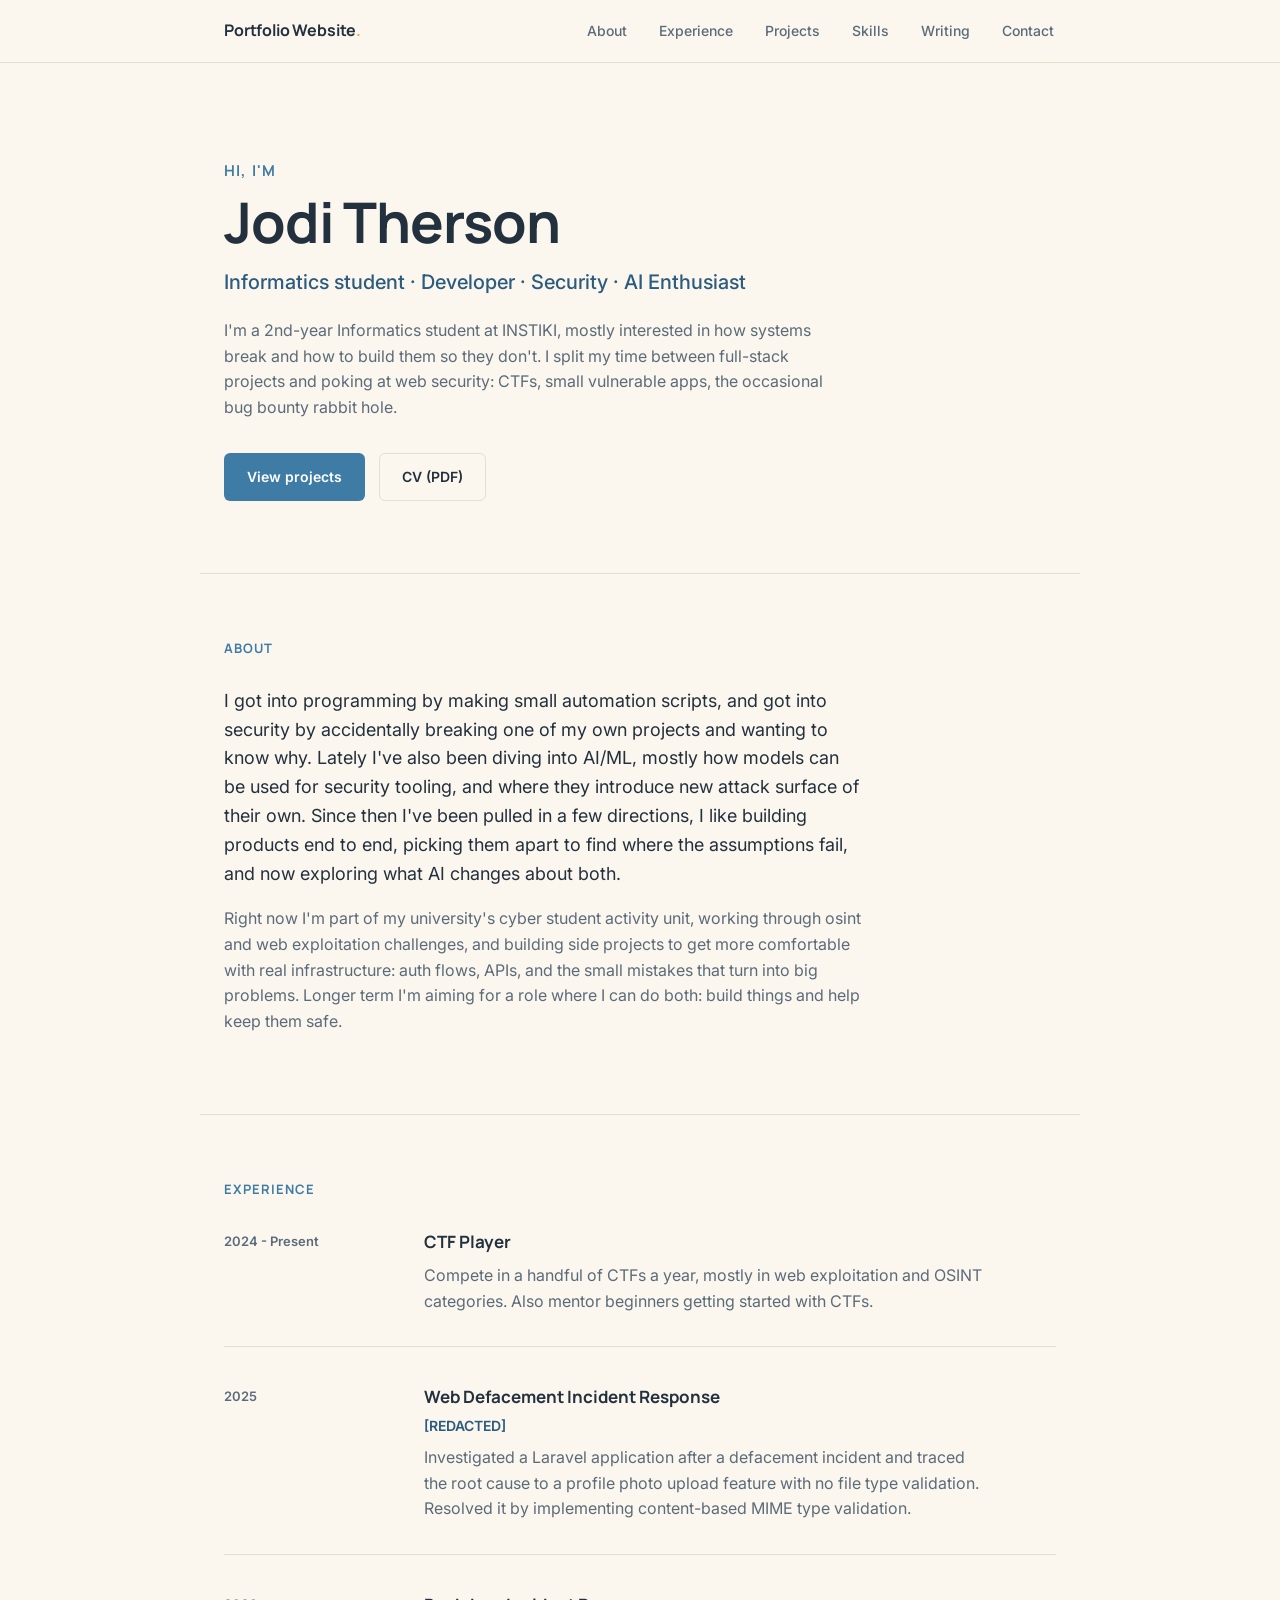
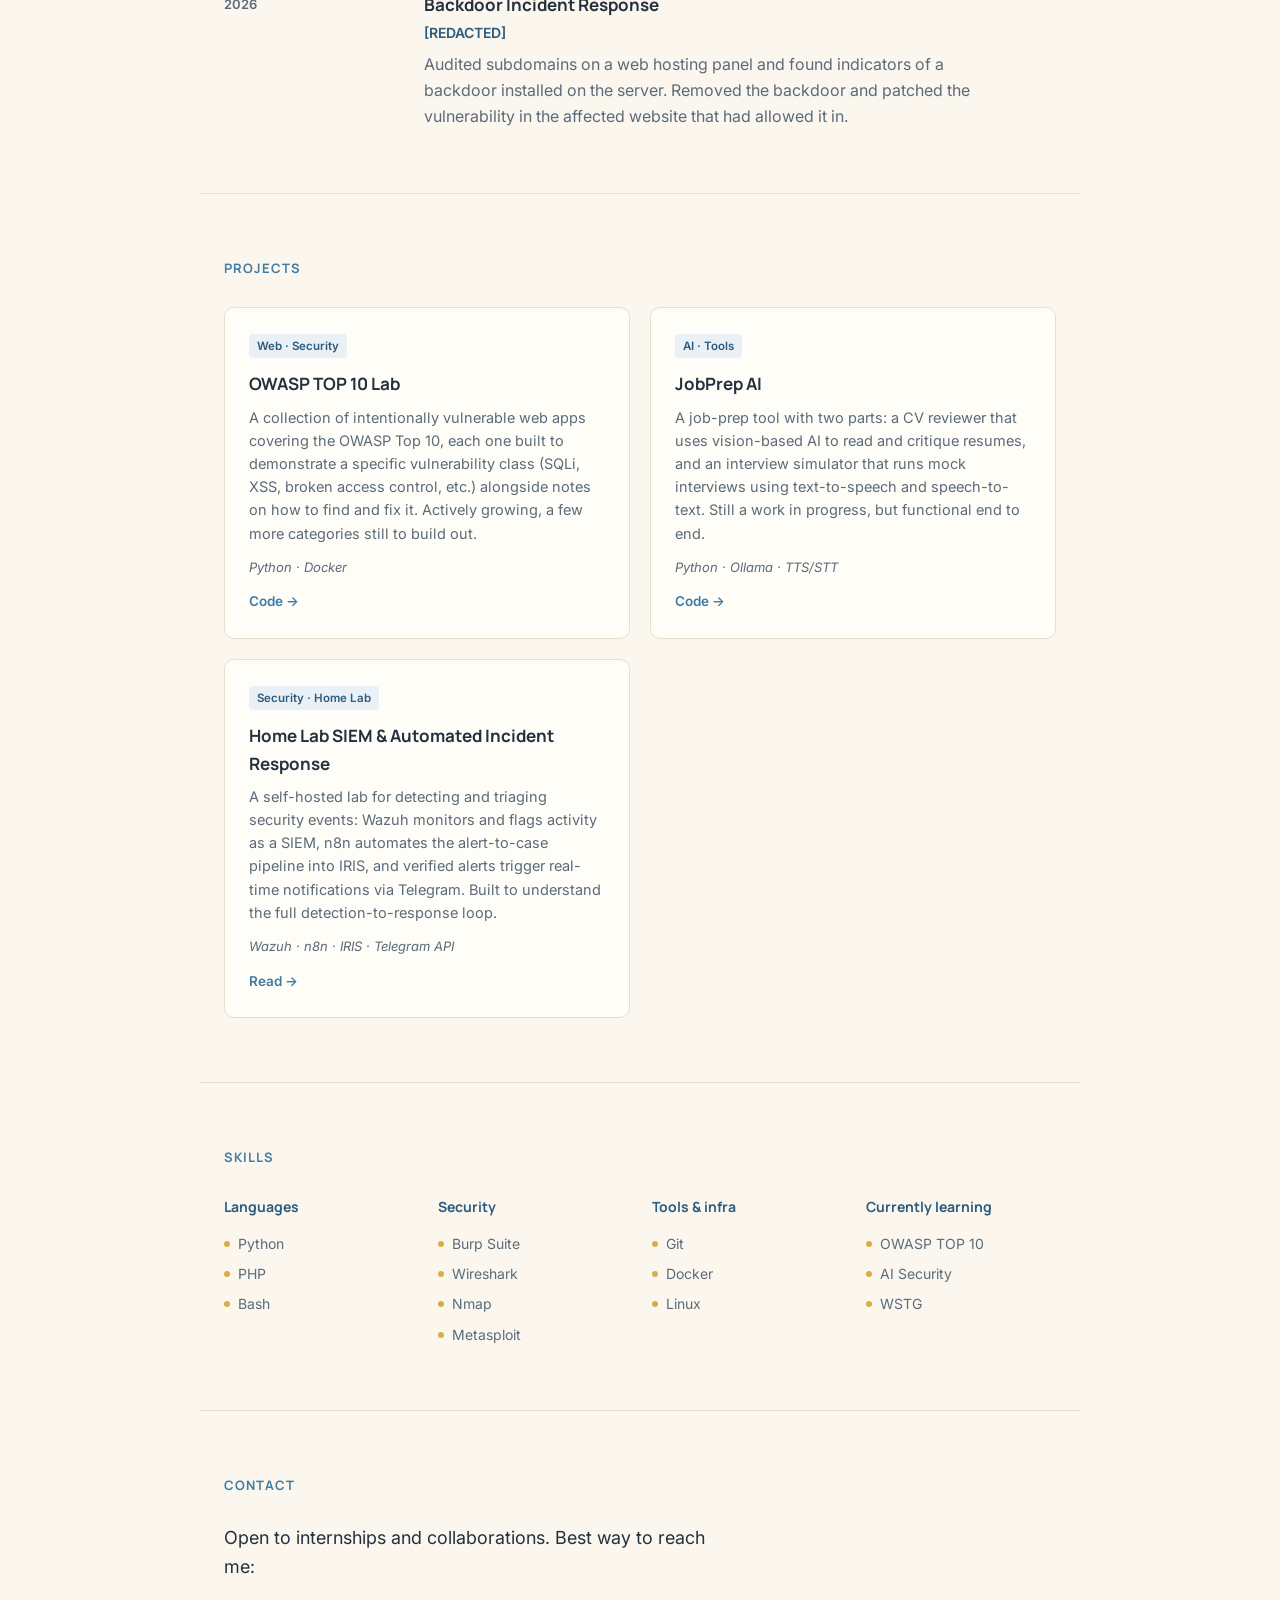
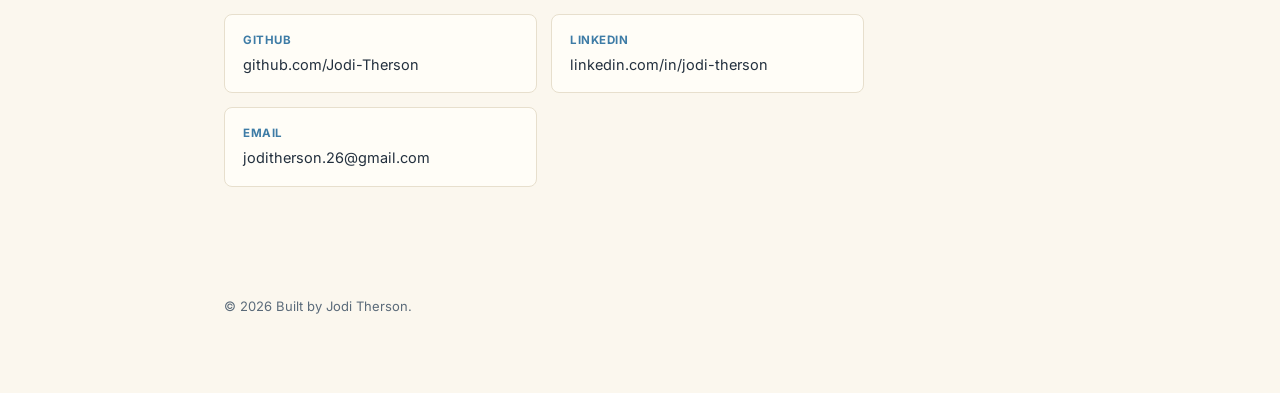
<file: index.html>
<!DOCTYPE html>
<html lang="en">
<head>
<meta charset="UTF-8">
<meta name="viewport" content="width=device-width, initial-scale=1.0">
<title>Portfolio Web</title>
<meta name="description" content="Portfolio of {name}, student developer focused on software engineering and cybersecurity.">
<link rel="preconnect" href="https://fonts.googleapis.com">
<link rel="preconnect" href="https://fonts.gstatic.com" crossorigin>
<link href="https://fonts.googleapis.com/css2?family=Manrope:wght@500;600;700;800&family=Inter:wght@400;500;600;700&display=swap" rel="stylesheet">
<link rel="stylesheet" href="style.css">
<script src="includes.js" defer></script>
</head>
<body>

<site-nav base="."></site-nav>

<header class="hero" id="top">
  <div class="hero-inner">
    <p class="kicker">Hi, I'm</p>
    <h1 class="hero-title">Jodi Therson</h1>
    <p class="hero-subtitle">Informatics student · Developer · Security · AI Enthusiast</p>
    <p class="hero-desc">
      I'm a 2nd-year Informatics student at INSTIKI, mostly interested in how systems break and
      how to build them so they don't. I split my time between full-stack projects and
      poking at web security: CTFs, small vulnerable apps, the occasional bug bounty rabbit hole.
    </p>
    <div class="hero-actions">
      <a href="#projects" class="btn btn-primary">View projects</a>
      <a href="cv.pdf" class="btn btn-ghost">CV (PDF)</a>
    </div>
  </div>
</header>

<main>

  <section class="section" id="about">
    <p class="section-label">About</p>
    <div class="section-body">
      <p class="lead">
        I got into programming by making small automation scripts, and got into security by
        accidentally breaking one of my own projects and wanting to know why. Lately I've also
        been diving into AI/ML, mostly how models can be used for security tooling, and where
        they introduce new attack surface of their own. Since then I've been pulled in a few
        directions, I like building products end to end, picking them apart to find where
        the assumptions fail, and now exploring what AI changes about both.
      </p>
      <p>
        Right now I'm part of my university's cyber student activity unit, working through osint and web
        exploitation challenges, and building side projects to get more comfortable with
        real infrastructure: auth flows, APIs, and the small mistakes that turn into big
        problems. Longer term I'm aiming for a role where I can do both: build things and
        help keep them safe.
      </p>
    </div>
  </section>

  <section class="section" id="experience">
    <p class="section-label">Experience</p>
    <div class="timeline">

      <div class="timeline-item">
        <div class="timeline-meta">
          <span class="timeline-date">2024 - Present</span>
        </div>
        <div class="timeline-content">
          <h3>CTF Player</h3>
          <p class="timeline-org"></p>
          <p>Compete in a handful of CTFs a year, mostly in web exploitation and OSINT categories. Also mentor beginners getting started with CTFs.</p>
        </div>
      </div>

      <div class="timeline-item">
        <div class="timeline-meta">
          <span class="timeline-date">2025</span>
        </div>
        <div class="timeline-content">
          <h3>Web Defacement Incident Response</h3>
          <p class="timeline-org">[REDACTED]</p>
          <p>Investigated a Laravel application after a defacement incident and traced the root cause to a profile photo upload feature with no file type validation. Resolved it by implementing content-based MIME type validation.</p>
        </div>
      </div>

      <div class="timeline-item">
        <div class="timeline-meta">
          <span class="timeline-date">2026</span>
        </div>
        <div class="timeline-content">
          <h3>Backdoor Incident Response</h3>
          <p class="timeline-org">[REDACTED]</p>
          <p>Audited subdomains on a web hosting panel and found indicators of a backdoor installed on the server. Removed the backdoor and patched the vulnerability in the affected website that had allowed it in.</p>
        </div>
      </div>

    </div>
  </section>

  <section class="section" id="projects">
    <p class="section-label">Projects</p>
    <div class="project-grid">

      <article class="project-card">
        <p class="project-tag">Web · Security</p>
        <h3>OWASP TOP 10 Lab</h3>
        <p>A collection of intentionally vulnerable web apps covering the OWASP Top 10, each one built to demonstrate a specific vulnerability class (SQLi, XSS, broken access control, etc.) alongside notes on how to find and fix it. Actively growing, a few more categories still to build out.</p>
        <p class="project-stack">Python · Docker</p>
        <div class="project-links">
          <a href="https://github.com/Jodi-Therson/owasp-lab">Code →</a>
        </div>
      </article>

      <article class="project-card">
        <p class="project-tag">AI · Tools</p>
        <h3>JobPrep AI</h3>
        <p>A job-prep tool with two parts: a CV reviewer that uses vision-based AI to read and critique resumes, and an interview simulator that runs mock interviews using text-to-speech and speech-to-text. Still a work in progress, but functional end to end.</p>
        <p class="project-stack">Python · Ollama · TTS/STT</p>
        <div class="project-links">
          <a href="https://github.com/Jodi-Therson/jobprep-ai">Code →</a>
        </div>
      </article>

      <article class="project-card">
        <p class="project-tag">Security · Home Lab</p>
        <h3>Home Lab SIEM &amp; Automated Incident Response</h3>
        <p>A self-hosted lab for detecting and triaging security events: Wazuh monitors and flags activity as a SIEM, n8n automates the alert-to-case pipeline into IRIS, and verified alerts trigger real-time notifications via Telegram. Built to understand the full detection-to-response loop.</p>
        <p class="project-stack">Wazuh · n8n · IRIS · Telegram API</p>
        <div class="project-links">
          <a href="writing/homelab-siem.html">Read →</a>
        </div>
      </article>

    </div>
  </section>

  <section class="section" id="skills">
    <p class="section-label">Skills</p>
    <div class="skills-grid">

      <div class="skill-group">
        <h3>Languages</h3>
        <ul class="skill-tags">
          <li>Python</li><li>PHP</li><li>Bash</li>
        </ul>
      </div>

      <div class="skill-group">
        <h3>Security</h3>
        <ul class="skill-tags">
          <li>Burp Suite</li><li>Wireshark</li><li>Nmap</li><li>Metasploit</li>
        </ul>
      </div>

      <div class="skill-group">
        <h3>Tools &amp; infra</h3>
        <ul class="skill-tags">
          <li>Git</li><li>Docker</li><li>Linux</li>
        </ul>
      </div>

      <div class="skill-group">
        <h3>Currently learning</h3>
        <ul class="skill-tags">
          <li>OWASP TOP 10</li><li>AI Security</li><li>WSTG</li>
        </ul>
      </div>

    </div>
  </section>

  <section class="section" id="contact">
    <p class="section-label">Contact</p>
    <div class="contact-body">
      <p class="lead">Open to internships and collaborations. Best way to reach me:</p>
      <div class="contact-links">
        <a href="https://github.com/Jodi-Therson" class="contact-link">
          <span class="contact-key">github</span>
          <span class="contact-value">github.com/Jodi-Therson</span>
        </a>
        <a href="https://linkedin.com/in/jodi-therson" class="contact-link">
          <span class="contact-key">linkedin</span>
          <span class="contact-value">linkedin.com/in/jodi-therson</span>
        </a>
        <a href="mail-to:joditherson.26@gmail.com" class="contact-link">
          <span class="contact-key">email</span>
          <span class="contact-value">joditherson.26@gmail.com</span>
        </a>
      </div>
    </div>
  </section>

</main>

<site-footer></site-footer>

<script src="script.js"></script>
</body>
</html>
</file>
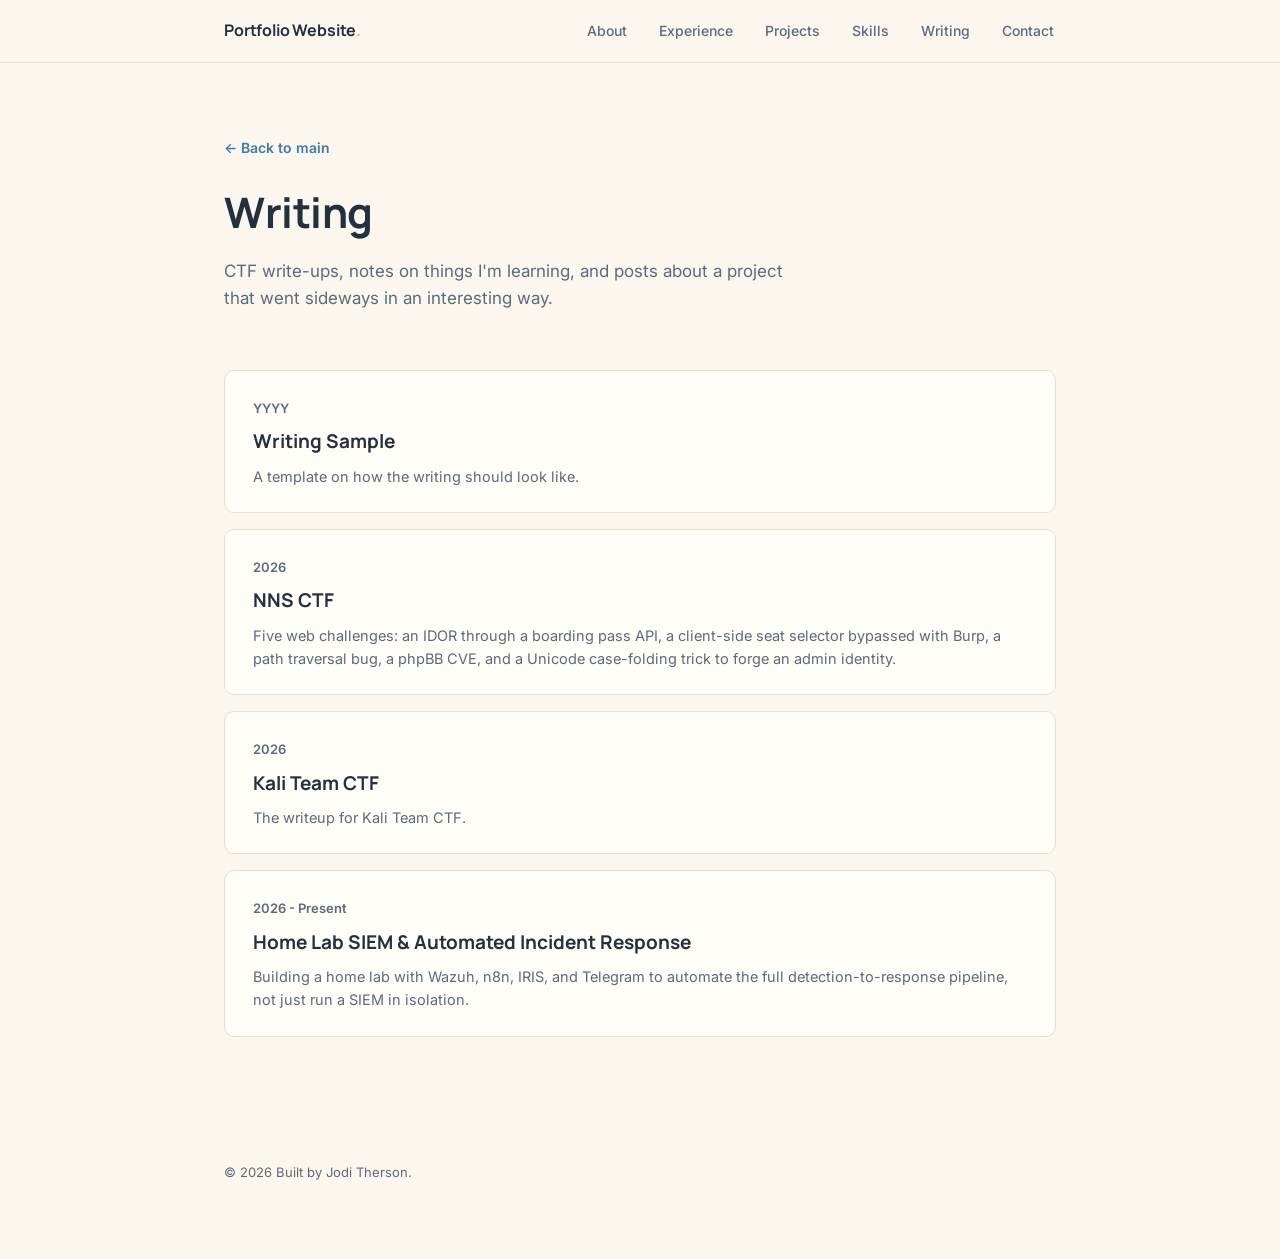
<file: writing/index.html>
<!DOCTYPE html>
<html lang="en">
<head>
<meta charset="UTF-8">
<meta name="viewport" content="width=device-width, initial-scale=1.0">
<title>Writing</title>
<link rel="preconnect" href="https://fonts.googleapis.com">
<link rel="preconnect" href="https://fonts.gstatic.com" crossorigin>
<link href="https://fonts.googleapis.com/css2?family=Manrope:wght@500;600;700;800&family=Inter:wght@400;500;600;700&display=swap" rel="stylesheet">
<link rel="stylesheet" href="../style.css">
<script src="../includes.js" defer></script>
</head>
<body>

<site-nav base=".."></site-nav>

<div class="page-header">
  <a href="../index.html" class="back-link">← Back to main</a>
  <h1>Writing</h1>
  <p>CTF write-ups, notes on things I'm learning, and posts about a project
    that went sideways in an interesting way.</p>
</div>

<div class="post-list">

  <a href="sample-writeup.html" class="post-card">
    <span class="post-date">YYYY</span>
    <h2>Writing Sample</h2>
    <p>A template on how the writing should look like.</p>
  </a>

  <a href="writeup-nnsctf-2026.html" class="post-card">
    <span class="post-date">2026</span>
    <h2>NNS CTF</h2>
    <p>Five web challenges: an IDOR through a boarding pass API, a client-side seat
      selector bypassed with Burp, a path traversal bug, a phpBB CVE, and a Unicode
      case-folding trick to forge an admin identity.</p>
  </a>

  <a href="writeup-kaliteamctf.html" class="post-card">
    <span class="post-date">2026</span>
    <h2>Kali Team CTF</h2>
    <p>The writeup for Kali Team CTF.</p>
  </a>

  <a href="homelab-siem.html" class="post-card">
    <span class="post-date">2026 - Present</span>
    <h2>Home Lab SIEM &amp; Automated Incident Response</h2>
    <p>Building a home lab with Wazuh, n8n, IRIS, and Telegram to automate the full
      detection-to-response pipeline, not just run a SIEM in isolation.</p>
  </a>

</div>

<site-footer></site-footer>

<script src="../script.js"></script>
</body>
</html>
</file>
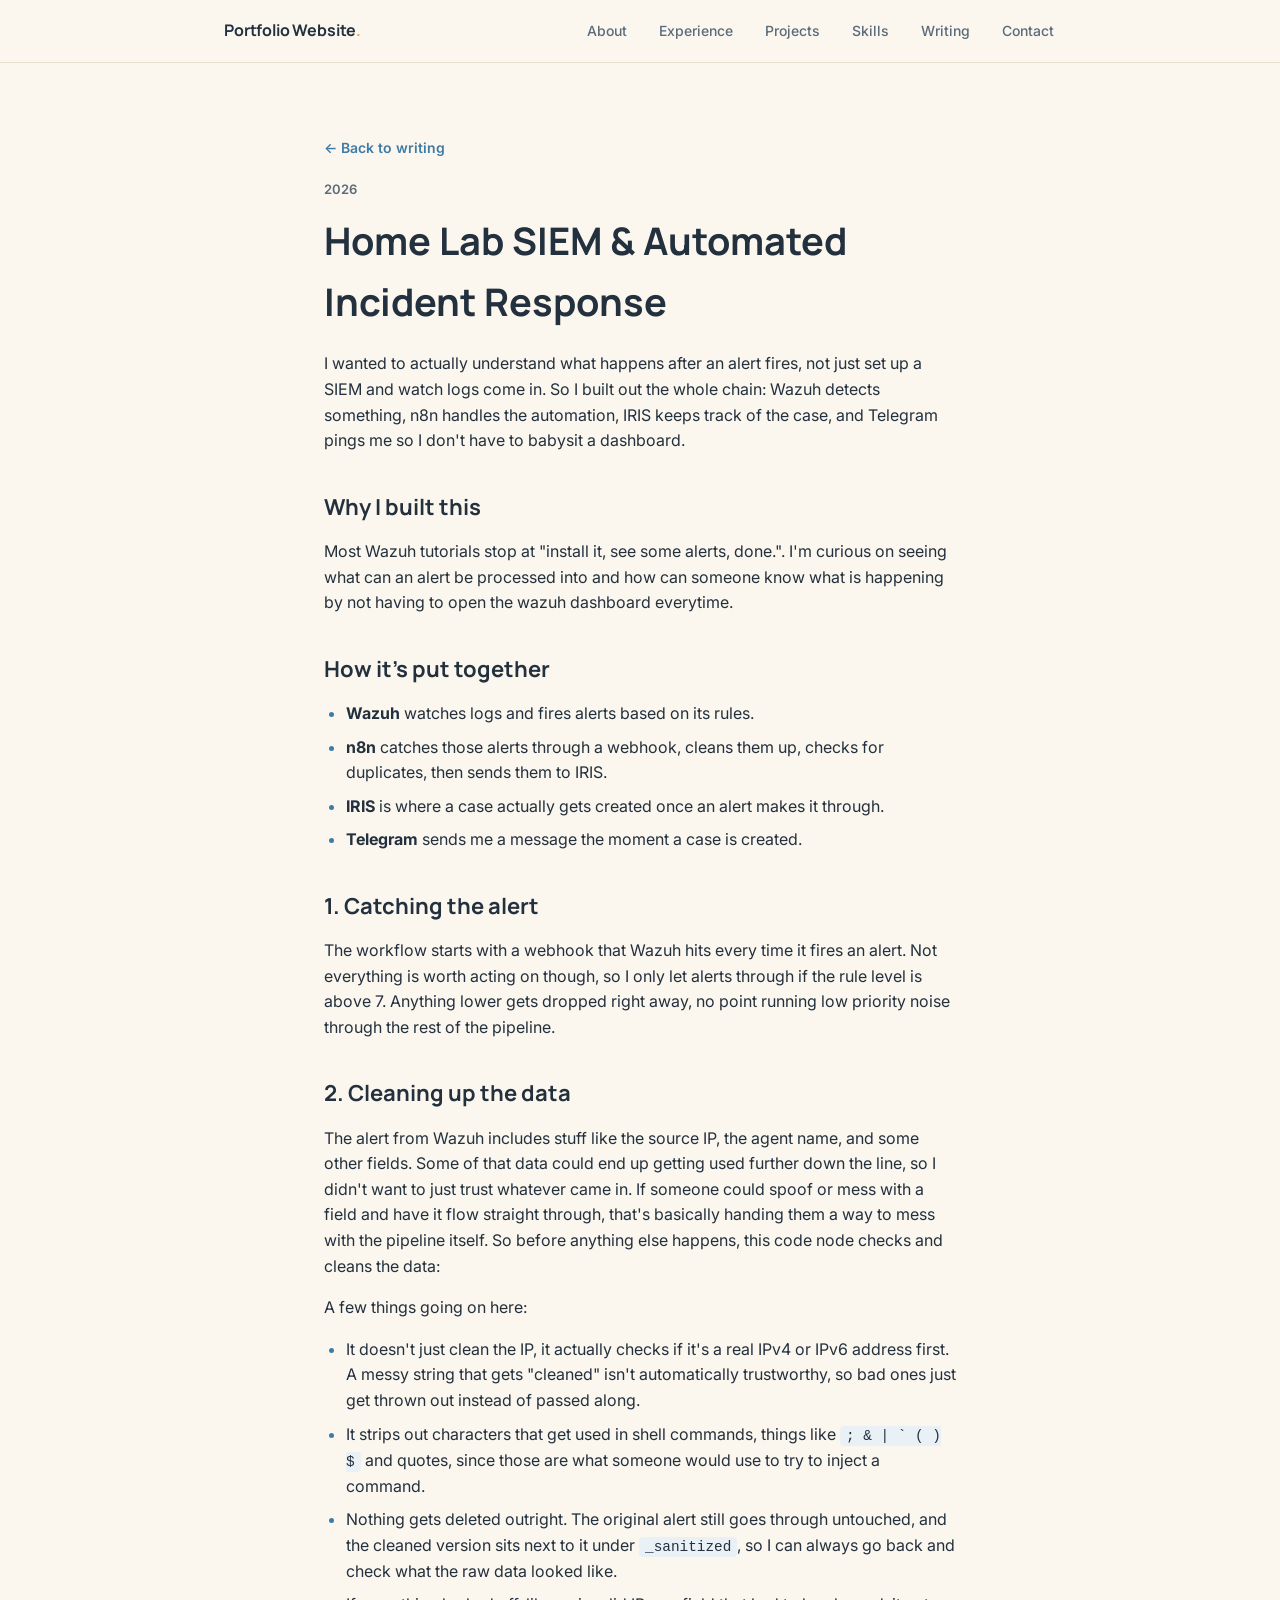
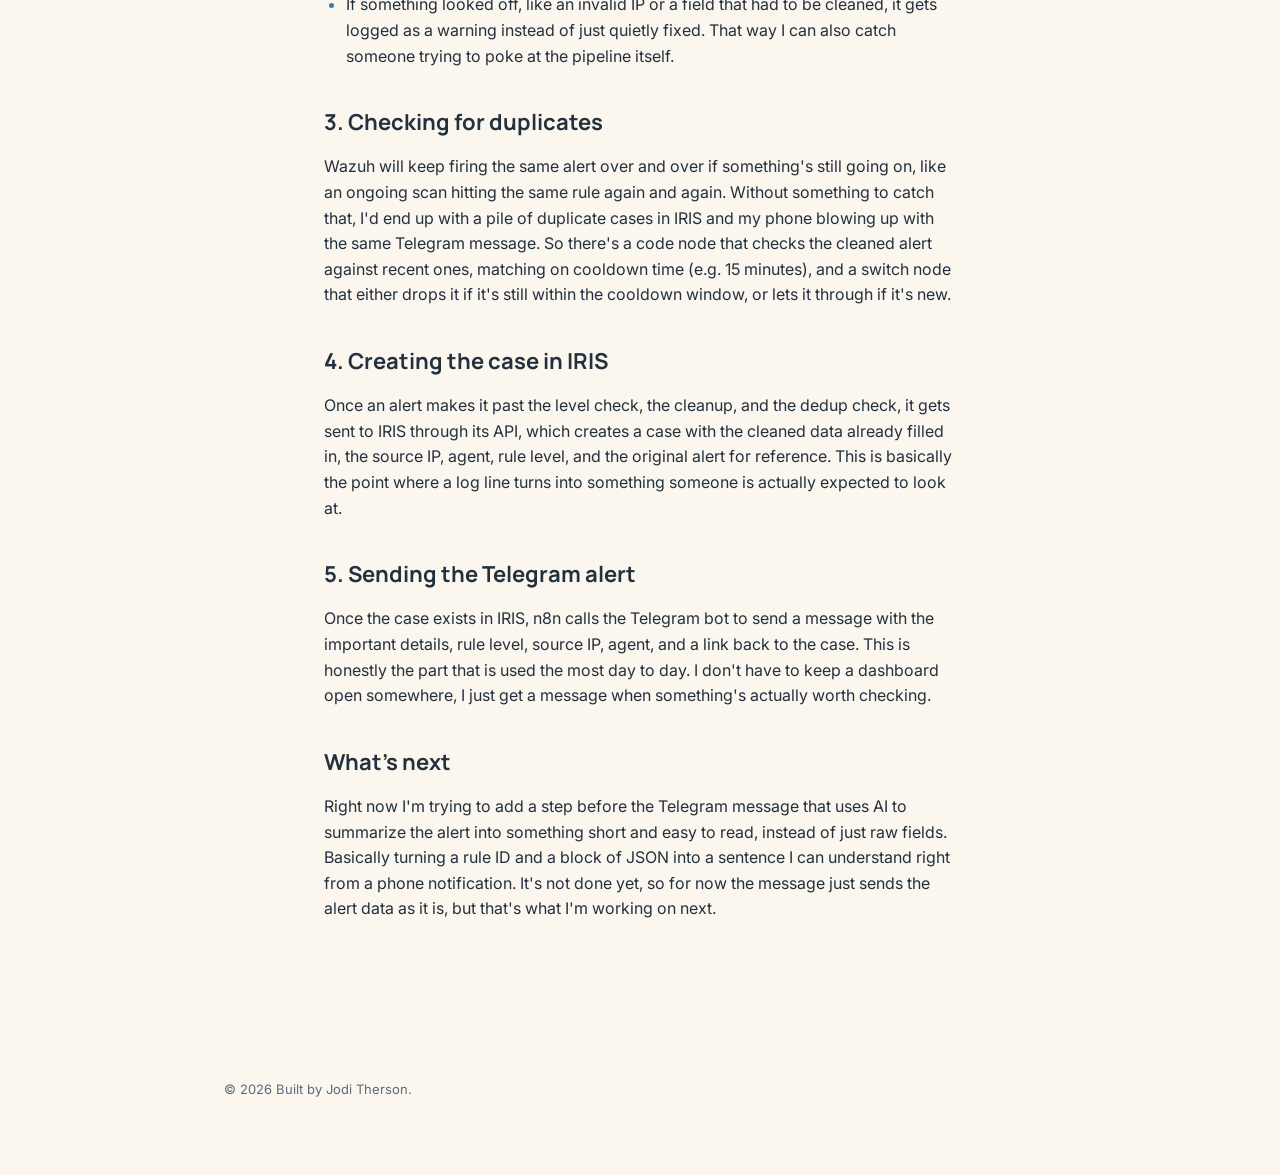
<file: writing/homelab-siem.html>
<!DOCTYPE html>
<html lang="en">
<head>
<meta charset="UTF-8">
<meta name="viewport" content="width=device-width, initial-scale=1.0">
<title>Home Lab SIEM &amp; Automated Incident Response</title>
<link rel="preconnect" href="https://fonts.googleapis.com">
<link rel="preconnect" href="https://fonts.gstatic.com" crossorigin>
<link href="https://fonts.googleapis.com/css2?family=Manrope:wght@500;600;700;800&family=Inter:wght@400;500;600;700&display=swap" rel="stylesheet">
<link rel="stylesheet" href="../style.css">
<script src="../includes.js" defer></script>
</head>
<body>

<site-nav base=".."></site-nav>

<article class="post-article">
  <a href="index.html" class="back-link">← Back to writing</a>
  <span class="post-date">2026</span>
  <h1>Home Lab SIEM & Automated Incident Response</h1>

  <p>I wanted to actually understand what happens after an alert fires, not just set up a SIEM and watch logs come in. So I built out the whole chain: Wazuh detects something, n8n handles the automation, IRIS keeps track of the case, and Telegram pings me so I don't have to babysit a dashboard.</p>

  <h2>Why I built this</h2>
  <p>Most Wazuh tutorials stop at "install it, see some alerts, done.".
    I'm curious on seeing what can an alert be processed into and how can someone know what is happening by not having to open the wazuh dashboard everytime.
  </p>

  <h2>How it's put together</h2>
  <ul>
    <li><strong>Wazuh</strong> watches logs and fires alerts based on its rules.</li>
    <li><strong>n8n</strong> catches those alerts through a webhook, cleans them up, checks for duplicates, then sends them to IRIS.</li>
    <li><strong>IRIS</strong> is where a case actually gets created once an alert makes it through.</li>
    <li><strong>Telegram</strong> sends me a message the moment a case is created.</li>
  </ul>

  <h2>1. Catching the alert</h2>
  <p>The workflow starts with a webhook that Wazuh hits every time it fires an alert. Not everything is worth acting on though, so I only let alerts through if the rule level is above 7. Anything lower gets dropped right away, no point running low priority noise through the rest of the pipeline.</p>

  <h2>2. Cleaning up the data</h2>
  <p>The alert from Wazuh includes stuff like the source IP, the agent name, and some other fields. Some of that data could end up getting used further down the line, so I didn't want to just trust whatever came in. If someone could spoof or mess with a field and have it flow straight through, that's basically handing them a way to mess with the pipeline itself. So before anything else happens, this code node checks and cleans the data:</p>

  <p>A few things going on here:</p>
  <ul>
    <li>It doesn't just clean the IP, it actually checks if it's a real IPv4 or IPv6 address first. A messy string that gets "cleaned" isn't automatically trustworthy, so bad ones just get thrown out instead of passed along.</li>
    <li>It strips out characters that get used in shell commands, things like <code>; & | ` ( ) $</code> and quotes, since those are what someone would use to try to inject a command.</li>
    <li>Nothing gets deleted outright. The original alert still goes through untouched, and the cleaned version sits next to it under <code>_sanitized</code>, so I can always go back and check what the raw data looked like.</li>
    <li>If something looked off, like an invalid IP or a field that had to be cleaned, it gets logged as a warning instead of just quietly fixed. That way I can also catch someone trying to poke at the pipeline itself.</li>
  </ul>

  <h2>3. Checking for duplicates</h2>
  <p>Wazuh will keep firing the same alert over and over if something's still going on, like an ongoing scan hitting the same rule again and again. Without something to catch that, I'd end up with a pile of duplicate cases in IRIS and my phone blowing up with the same Telegram message. So there's a code node that checks the cleaned alert against recent ones, matching on cooldown time (e.g. 15 minutes), and a switch node that either drops it if it's still within the cooldown window, or lets it through if it's new.</p>

  <h2>4. Creating the case in IRIS</h2>
  <p>Once an alert makes it past the level check, the cleanup, and the dedup check, it gets sent to IRIS through its API, which creates a case with the cleaned data already filled in, the source IP, agent, rule level, and the original alert for reference. This is basically the point where a log line turns into something someone is actually expected to look at.</p>

  <h2>5. Sending the Telegram alert</h2>
  <p>Once the case exists in IRIS, n8n calls the Telegram bot to send a message with the important details, rule level, source IP, agent, and a link back to the case. This is honestly the part that is used the most day to day. I don't have to keep a dashboard open somewhere, I just get a message when something's actually worth checking.</p>

  <h2>What's next</h2>
  <p>Right now I'm trying to add a step before the Telegram message that uses AI to summarize the alert into something short and easy to read, instead of just raw fields. Basically turning a rule ID and a block of JSON into a sentence I can understand right from a phone notification. It's not done yet, so for now the message just sends the alert data as it is, but that's what I'm working on next.</p>

</article>

<site-footer></site-footer>

<script src="../script.js"></script>
</body>
</html>
</file>
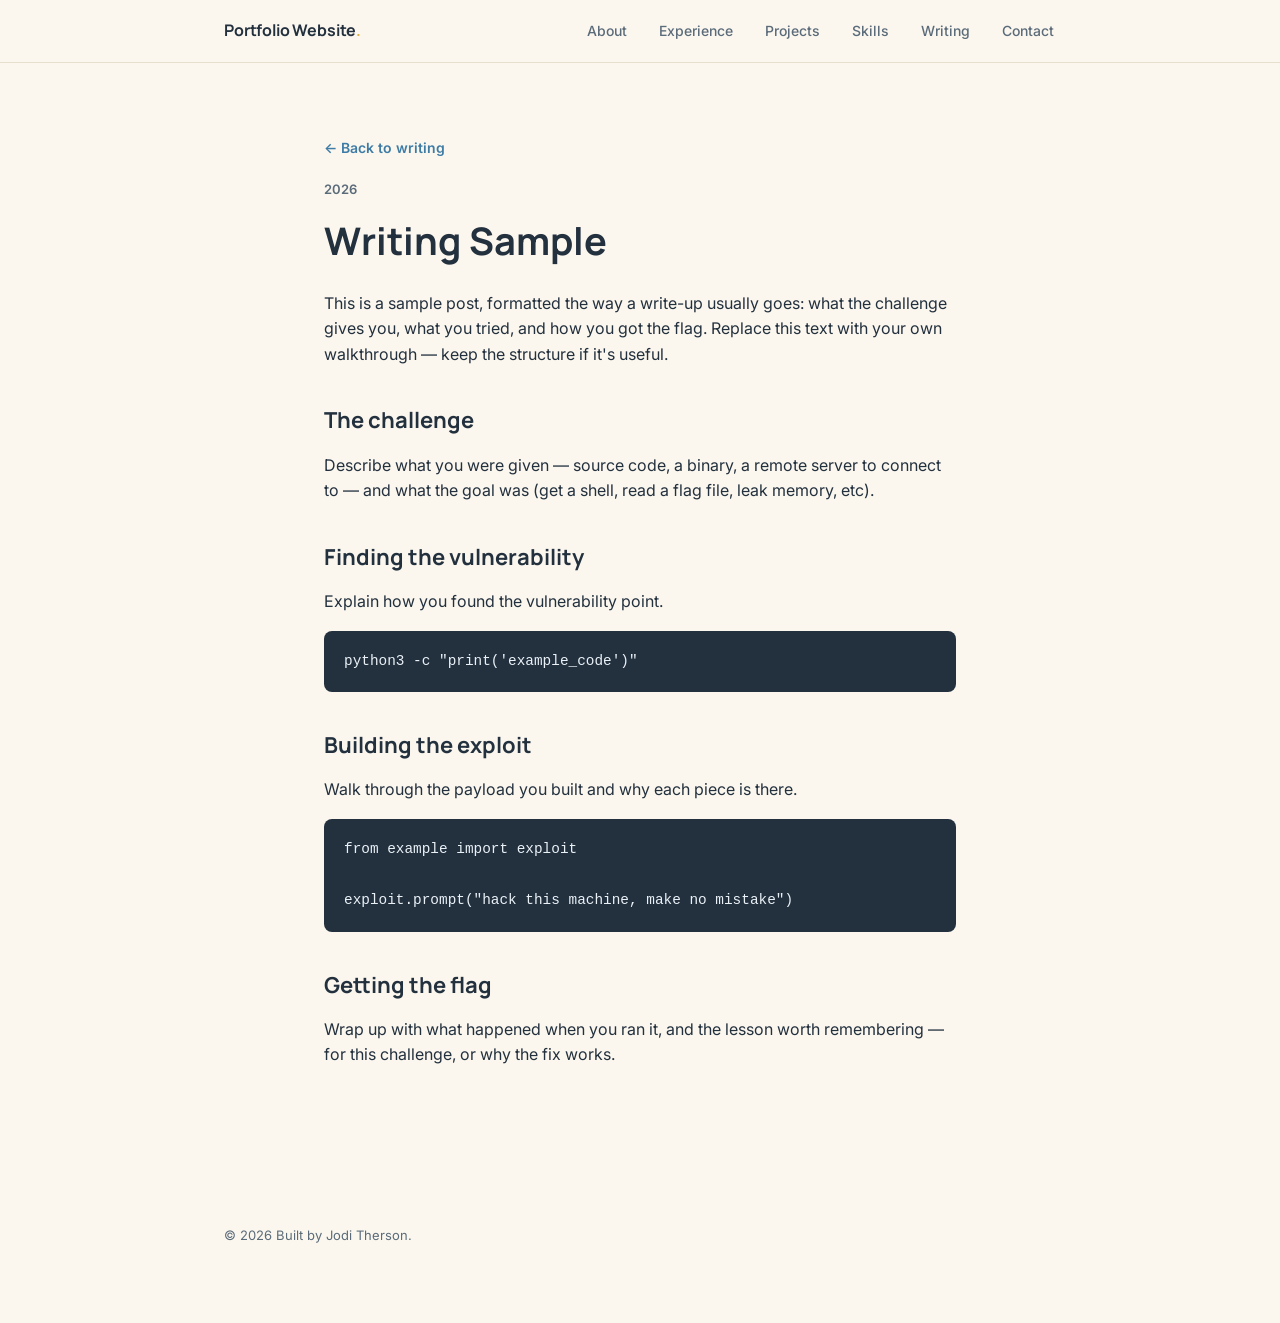
<file: writing/sample-writeup.html>
<!DOCTYPE html>
<html lang="en">
<head>
<meta charset="UTF-8">
<meta name="viewport" content="width=device-width, initial-scale=1.0">
<title>Writing Sample</title>
<link rel="preconnect" href="https://fonts.googleapis.com">
<link rel="preconnect" href="https://fonts.gstatic.com" crossorigin>
<link href="https://fonts.googleapis.com/css2?family=Manrope:wght@500;600;700;800&family=Inter:wght@400;500;600;700&display=swap" rel="stylesheet">
<link rel="stylesheet" href="../style.css">
<script src="../includes.js" defer></script>
</head>
<body>

<site-nav base=".."></site-nav>

<article class="post-article">
  <a href="index.html" class="back-link">← Back to writing</a>
  <span class="post-date">2026</span>
  <h1>Writing Sample</h1>

  <p>This is a sample post, formatted the way a write-up usually goes: what the
    challenge gives you, what you tried, and how you got the flag. Replace this text with
    your own walkthrough — keep the structure if it's useful.</p>

  <h2>The challenge</h2>
  <p>Describe what you were given — source code, a binary, a remote server to connect to —
    and what the goal was (get a shell, read a flag file, leak memory, etc).</p>

  <h2>Finding the vulnerability</h2>
  <p>Explain how you found the vulnerability point.</p>
  <pre><code>python3 -c "print('example_code')"</code></pre>

  <h2>Building the exploit</h2>
  <p>Walk through the payload you built and why each piece is there.</p>
  <pre><code>from example import exploit

exploit.prompt("hack this machine, make no mistake")</code></pre>

  <h2>Getting the flag</h2>
  <p>Wrap up with what happened when you ran it, and the lesson worth remembering — for
    this challenge, or why the fix works.</p>

</article>

<site-footer></site-footer>

<script src="../script.js"></script>
</body>
</html>
</file>
<file: style.css>
/* ===== Tokens ===== */
:root {
  --paper: #FBF7EE;
  --card: #FFFDF7;
  --ink: #23303E;
  --ink-soft: #5B6B7A;
  --blue: #3E7CA6;
  --blue-deep: #2B5B7E;
  --pastel-blue: #C9E2F2;
  --pastel-blue-soft: #E9F1F7;
  --pastel-yellow: #F4DFA0;
  --pastel-yellow-deep: #D9AE45;
  --border: #E7DFCD;

  --font-display: 'Manrope', -apple-system, BlinkMacSystemFont, sans-serif;
  --font-body: 'Inter', -apple-system, BlinkMacSystemFont, sans-serif;

  --maxw: 880px;
}

* { box-sizing: border-box; }

html { scroll-behavior: smooth; }

@media (prefers-reduced-motion: reduce) {
  html { scroll-behavior: auto; }
  * { animation: none !important; transition: none !important; }
}

body {
  margin: 0;
  background: var(--paper);
  color: var(--ink);
  font-family: var(--font-body);
  font-size: 16px;
  line-height: 1.6;
  -webkit-font-smoothing: antialiased;
}

a { color: inherit; text-decoration: none; }

h1, h2, h3 { font-family: var(--font-display); margin: 0; }

::selection { background: var(--pastel-yellow); color: var(--ink); }

/* ===== Nav ===== */
.nav {
  position: sticky;
  top: 0;
  z-index: 100;
  background: rgba(251, 247, 238, 0.92);
  backdrop-filter: blur(8px);
  border-bottom: 1px solid var(--border);
}

.nav-inner {
  max-width: var(--maxw);
  margin: 0 auto;
  padding: 18px 24px;
  display: flex;
  align-items: center;
  justify-content: space-between;
}

.nav-brand {
  font-family: var(--font-display);
  font-weight: 700;
  font-size: 16px;
  letter-spacing: -0.01em;
}

.accent-dot { color: var(--pastel-yellow-deep); }

.nav-links {
  display: flex;
  gap: 28px;
  list-style: none;
  margin: 0;
  padding: 0;
}

.nav-links a {
  font-family: var(--font-body);
  font-weight: 500;
  font-size: 14px;
  color: var(--ink-soft);
  padding: 4px 2px;
  border-bottom: 1px solid transparent;
  transition: color 0.15s, border-color 0.15s;
}

.nav-links a:hover {
  color: var(--blue-deep);
  border-color: var(--blue);
}

.nav-toggle {
  display: none;
  flex-direction: column;
  gap: 4px;
  background: none;
  border: none;
  cursor: pointer;
  padding: 6px;
}

.nav-toggle span {
  width: 20px;
  height: 2px;
  background: var(--ink);
}

/* ===== Hero ===== */
.hero {
  max-width: var(--maxw);
  margin: 0 auto;
  padding: 96px 24px 72px;
}

.kicker {
  font-family: var(--font-display);
  font-weight: 700;
  color: var(--blue);
  font-size: 15px;
  margin: 0 0 8px;
  text-transform: uppercase;
  letter-spacing: 0.08em;
}

.hero-title {
  font-size: clamp(36px, 6vw, 56px);
  font-weight: 700;
  letter-spacing: -0.02em;
  line-height: 1.1;
}

.hero-subtitle {
  font-size: clamp(17px, 2.2vw, 20px);
  color: var(--blue-deep);
  margin: 14px 0 0;
  font-weight: 500;
}

.hero-desc {
  max-width: 620px;
  color: var(--ink-soft);
  margin: 20px 0 0;
  font-size: 16px;
}

.fill {
  background: var(--pastel-yellow);
  padding: 1px 5px;
  border-radius: 3px;
  color: var(--ink);
}

.hero-actions {
  display: flex;
  gap: 14px;
  margin-top: 32px;
  flex-wrap: wrap;
}

.btn {
  font-family: var(--font-body);
  font-weight: 600;
  font-size: 14px;
  padding: 12px 22px;
  border-radius: 6px;
  border: 1px solid transparent;
  transition: background 0.15s, border-color 0.15s, transform 0.1s;
  display: inline-block;
}

.btn:active { transform: translateY(1px); }

.btn-primary {
  background: var(--blue);
  color: #fff;
}

.btn-primary:hover { background: var(--blue-deep); }

.btn-ghost {
  background: transparent;
  border-color: var(--border);
  color: var(--ink);
}

.btn-ghost:hover { border-color: var(--blue); color: var(--blue-deep); }

/* ===== Sections ===== */
.section {
  max-width: var(--maxw);
  margin: 0 auto;
  padding: 64px 24px;
  border-top: 1px solid var(--border);
}

.section-label {
  font-family: var(--font-display);
  font-weight: 700;
  font-size: 13px;
  color: var(--blue);
  margin: 0 0 28px;
  letter-spacing: 0.08em;
  text-transform: uppercase;
}

.section-body .lead {
  font-size: 18px;
  color: var(--ink);
  max-width: 640px;
}

.section-body p {
  color: var(--ink-soft);
  max-width: 640px;
}

/* ===== Timeline ===== */
.timeline {
  display: flex;
  flex-direction: column;
  gap: 36px;
}

.timeline-item {
  display: grid;
  grid-template-columns: 180px 1fr;
  gap: 20px;
  padding-bottom: 32px;
  border-bottom: 1px solid var(--border);
}

.timeline-item:last-child { border-bottom: none; padding-bottom: 0; }

.timeline-date {
  font-family: var(--font-body);
  font-weight: 600;
  font-size: 13px;
  color: var(--ink-soft);
}

.timeline-content h3 {
  font-size: 17px;
  margin-bottom: 4px;
}

.timeline-org {
  color: var(--blue-deep);
  font-weight: 600;
  font-size: 14px;
  margin: 0 0 8px;
}

.timeline-content p:not(.timeline-org) {
  color: var(--ink-soft);
  margin: 0;
  max-width: 560px;
}

/* ===== Projects ===== */
.project-grid {
  display: grid;
  grid-template-columns: repeat(2, 1fr);
  gap: 20px;
}

.project-card {
  background: var(--card);
  border: 1px solid var(--border);
  border-radius: 10px;
  padding: 24px;
  transition: border-color 0.15s, box-shadow 0.15s;
}

.project-card:hover {
  border-color: var(--blue);
  box-shadow: 0 4px 16px rgba(62, 124, 166, 0.08);
}

.project-tag {
  font-family: var(--font-body);
  font-weight: 600;
  font-size: 11.5px;
  color: var(--blue-deep);
  background: var(--pastel-blue-soft);
  display: inline-block;
  padding: 3px 8px;
  border-radius: 4px;
  margin: 0 0 12px;
}

.project-card h3 { font-size: 17px; margin-bottom: 8px; }

.project-card p:not(.project-tag):not(.project-stack) {
  color: var(--ink-soft);
  font-size: 14.5px;
  margin: 0 0 12px;
}

.project-stack {
  font-family: var(--font-body);
  font-style: italic;
  font-size: 13px;
  color: var(--ink-soft);
  margin: 0 0 14px;
}

.project-links {
  display: flex;
  gap: 16px;
}

.project-links a {
  font-family: var(--font-body);
  font-weight: 600;
  font-size: 13.5px;
  color: var(--blue);
  border-bottom: 1px solid transparent;
}

.project-links a:hover {
  color: var(--blue-deep);
  border-color: var(--blue);
}

/* ===== Skills ===== */
.skills-grid {
  display: grid;
  grid-template-columns: repeat(4, 1fr);
  gap: 24px;
}

.skill-group h3 {
  font-size: 14px;
  color: var(--blue-deep);
  margin-bottom: 14px;
}

.skill-tags {
  list-style: none;
  margin: 0;
  padding: 0;
  display: flex;
  flex-direction: column;
  gap: 8px;
}

.skill-tags li {
  font-size: 14px;
  color: var(--ink-soft);
  padding-left: 14px;
  position: relative;
}

.skill-tags li::before {
  content: '';
  position: absolute;
  left: 0;
  top: 8px;
  width: 6px;
  height: 6px;
  border-radius: 50%;
  background: var(--pastel-yellow-deep);
}

/* ===== Contact ===== */
.contact-body .lead {
  font-size: 18px;
  max-width: 500px;
  margin: 0 0 32px;
}

.contact-links {
  display: grid;
  grid-template-columns: repeat(2, 1fr);
  gap: 14px;
  max-width: 640px;
}

.contact-link {
  display: flex;
  flex-direction: column;
  gap: 4px;
  background: var(--card);
  border: 1px solid var(--border);
  border-radius: 8px;
  padding: 16px 18px;
  transition: border-color 0.15s, background 0.15s;
}

.contact-link:hover {
  border-color: var(--blue);
  background: var(--pastel-blue-soft);
}

.contact-key {
  font-family: var(--font-body);
  font-weight: 700;
  font-size: 11.5px;
  color: var(--blue);
  text-transform: uppercase;
  letter-spacing: 0.05em;
}

.contact-value {
  font-size: 14.5px;
  color: var(--ink);
  word-break: break-word;
}

/* ===== Footer ===== */
.footer {
  max-width: var(--maxw);
  margin: 0 auto;
  padding: 32px 24px 64px;
  color: var(--ink-soft);
  font-size: 13px;
}

/* ===== Scroll reveal ===== */
.reveal {
  opacity: 0;
  transform: translateY(12px);
  transition: opacity 0.5s ease, transform 0.5s ease;
}

.reveal.is-visible {
  opacity: 1;
  transform: translateY(0);
}

/* ===== Writing / blog pages ===== */
.page-header {
  max-width: var(--maxw);
  margin: 0 auto;
  padding: 72px 24px 40px;
}

.page-header h1 {
  font-size: clamp(30px, 5vw, 42px);
  font-weight: 700;
  letter-spacing: -0.01em;
}

.page-header p {
  color: var(--ink-soft);
  font-size: 17px;
  margin-top: 12px;
  max-width: 560px;
}

.back-link {
  display: inline-block;
  font-family: var(--font-body);
  font-weight: 600;
  font-size: 14px;
  color: var(--blue);
  margin-bottom: 20px;
}

.back-link:hover { color: var(--blue-deep); }

.post-list {
  max-width: var(--maxw);
  margin: 0 auto;
  padding: 0 24px 80px;
  display: flex;
  flex-direction: column;
  gap: 16px;
}

.post-card {
  display: block;
  background: var(--card);
  border: 1px solid var(--border);
  border-radius: 10px;
  padding: 24px 28px;
  transition: border-color 0.15s, box-shadow 0.15s;
}

.post-card:hover {
  border-color: var(--blue);
  box-shadow: 0 4px 16px rgba(62, 124, 166, 0.08);
}

.post-date {
  font-size: 13px;
  color: var(--ink-soft);
  font-weight: 600;
}

.post-card h2 {
  font-size: 19px;
  margin: 6px 0 8px;
}

.post-card p {
  color: var(--ink-soft);
  font-size: 14.5px;
  margin: 0;
}

.post-article {
  max-width: 680px;
  margin: 0 auto;
  padding: 72px 24px 96px;
}

.post-article .post-date { display: block; margin-bottom: 10px; }

.post-article h1 {
  font-size: clamp(28px, 4.5vw, 38px);
  margin-bottom: 20px;
}

.post-article h2 {
  font-size: 22px;
  margin: 36px 0 14px;
}

.post-article p {
  color: var(--ink);
  font-size: 16px;
  margin: 0 0 16px;
}

.post-article code {
  background: var(--pastel-blue-soft);
  padding: 2px 6px;
  border-radius: 4px;
  font-size: 0.9em;
}

.post-article pre {
  background: var(--ink);
  color: var(--pastel-blue-soft);
  padding: 18px 20px;
  border-radius: 8px;
  overflow-x: auto;
  margin: 0 0 20px;
}

.post-article pre code {
  background: none;
  padding: 0;
  color: inherit;
}

/* Blockquote: > */
.post-article blockquote {
  margin: 0 0 20px;
  padding: 4px 20px;
  border-left: 3px solid var(--blue);
  background: var(--pastel-blue-soft);
  border-radius: 0 6px 6px 0;
  color: var(--ink-soft);
}

.post-article blockquote p {
  margin: 8px 0;
}

.post-article blockquote p:first-child { margin-top: 8px; }
.post-article blockquote p:last-child { margin-bottom: 8px; }

/* Lists */
.post-article ul,
.post-article ol {
  color: var(--ink);
  font-size: 16px;
  margin: 0 0 20px;
  padding-left: 22px;
}

.post-article li {
  margin-bottom: 8px;
}

.post-article li::marker {
  color: var(--blue);
}

/* Tables */
.post-article table {
  width: 100%;
  border-collapse: collapse;
  margin: 0 0 24px;
  font-size: 15px;
}

.post-article th,
.post-article td {
  text-align: left;
  padding: 10px 14px;
  border-bottom: 1px solid var(--border);
}

.post-article th {
  font-family: var(--font-display);
  font-weight: 700;
  color: var(--blue-deep);
  background: var(--pastel-blue-soft);
}

.post-article tr:last-child td {
  border-bottom: none;
}

/* Horizontal rule: --- */
.post-article hr {
  border: none;
  border-top: 1px solid var(--border);
  margin: 10px 0;
}

/* Links inside post content */
.post-article a:not(.back-link) {
  color: var(--blue);
  border-bottom: 1px solid var(--pastel-blue);
  transition: color 0.15s, border-color 0.15s;
}

.post-article a:not(.back-link):hover {
  color: var(--blue-deep);
  border-color: var(--blue);
}

/* Images */
.post-article img {
  max-width: 100%;
  border-radius: 8px;
  border: 1px solid var(--border);
  margin: 4px 0 20px;
}
 
.post-article img.is-zoomable {
  cursor: zoom-in;
  transition: opacity 0.15s;
}
 
.post-article img.is-zoomable:hover {
  opacity: 0.9;
}
 
/* Lightbox overlay */
.lightbox-overlay {
  position: fixed;
  inset: 0;
  background: rgba(22, 40, 61, 0.88);
  display: flex;
  align-items: center;
  justify-content: center;
  padding: 40px;
  opacity: 0;
  visibility: hidden;
  transition: opacity 0.2s ease;
  z-index: 1000;
}
 
.lightbox-overlay.is-open {
  opacity: 1;
  visibility: visible;
}
 
.lightbox-img {
  max-width: 100%;
  max-height: 100%;
  border-radius: 8px;
  box-shadow: 0 20px 60px rgba(0, 0, 0, 0.4);
  cursor: zoom-out;
}
 
.lightbox-close {
  position: absolute;
  top: 24px;
  right: 32px;
  background: none;
  border: none;
  color: #fff;
  font-size: 36px;
  line-height: 1;
  cursor: pointer;
  padding: 8px;
  opacity: 0.8;
  transition: opacity 0.15s;
}
 
.lightbox-close:hover {
  opacity: 1;
}

/* Bold and Italic */
.post-article strong { color: var(--ink); font-weight: 700; }
.post-article em { color: var(--ink); }

/* Heading anchor links */
.post-article h2,
.post-article h3 {
  position: relative;
  scroll-margin-top: 90px;
}

.post-article .heading-anchor {
  position: absolute;
  left: -22px;
  top: 2px;
  font-family: var(--font-body);
  font-weight: 500;
  font-size: 0.85em;
  color: var(--blue);
  text-decoration: none;
  opacity: 0;
  transition: opacity 0.15s;
}

.post-article h2:hover .heading-anchor,
.post-article h3:hover .heading-anchor {
  opacity: 1;
}

/* Table of contents sidebar (desktop only) */
.toc {
  display: none;
}

@media (min-width: 1300px) {
  .toc {
    display: block;
    position: fixed;
    top: 140px;
    right: 300px;
    width: 200px;
    font-size: 13px;
  }

  .toc-title {
    font-family: var(--font-display);
    font-weight: 700;
    color: var(--blue-deep);
    font-size: 11.5px;
    text-transform: uppercase;
    letter-spacing: 0.06em;
    margin: 0 0 10px;
  }

  .toc ul {
    list-style: none;
    margin: 0;
    padding: 0;
    border-left: 2px solid var(--border);
  }

  .toc li { margin: 0; }

  .toc a {
    display: block;
    padding: 6px 0 6px 14px;
    margin-left: -2px;
    border-left: 2px solid transparent;
    color: var(--ink-soft);
    transition: color 0.15s, border-color 0.15s;
    line-height: 1.3;
  }

  .toc-h3 a {
    padding-left: 26px;
    font-size: 12px;
  }

  .toc a:hover,
  .toc a.is-active {
    color: var(--blue-deep);
    border-left-color: var(--blue);
  }

  .toc-marker {
    color: var(--pastel-yellow-deep);
    font-family: var(--font-display);
    font-weight: 700;
    margin-right: 4px;
  }
}

/* ===== Responsive ===== */
@media (max-width: 720px) {
  .nav-links {
    position: absolute;
    top: 100%;
    left: 0;
    right: 0;
    background: var(--paper);
    flex-direction: column;
    gap: 0;
    border-bottom: 1px solid var(--border);
    max-height: 0;
    overflow: hidden;
    transition: max-height 0.2s ease;
  }

  .nav-links.is-open { max-height: 320px; }

  .nav-links li { border-top: 1px solid var(--border); }

  .nav-links a { display: block; padding: 14px 24px; }

  .nav-toggle { display: flex; }

  .timeline-item { grid-template-columns: 1fr; gap: 6px; }

  .project-grid { grid-template-columns: 1fr; }

  .skills-grid { grid-template-columns: repeat(2, 1fr); }

  .contact-links { grid-template-columns: 1fr; }
}
</file>
